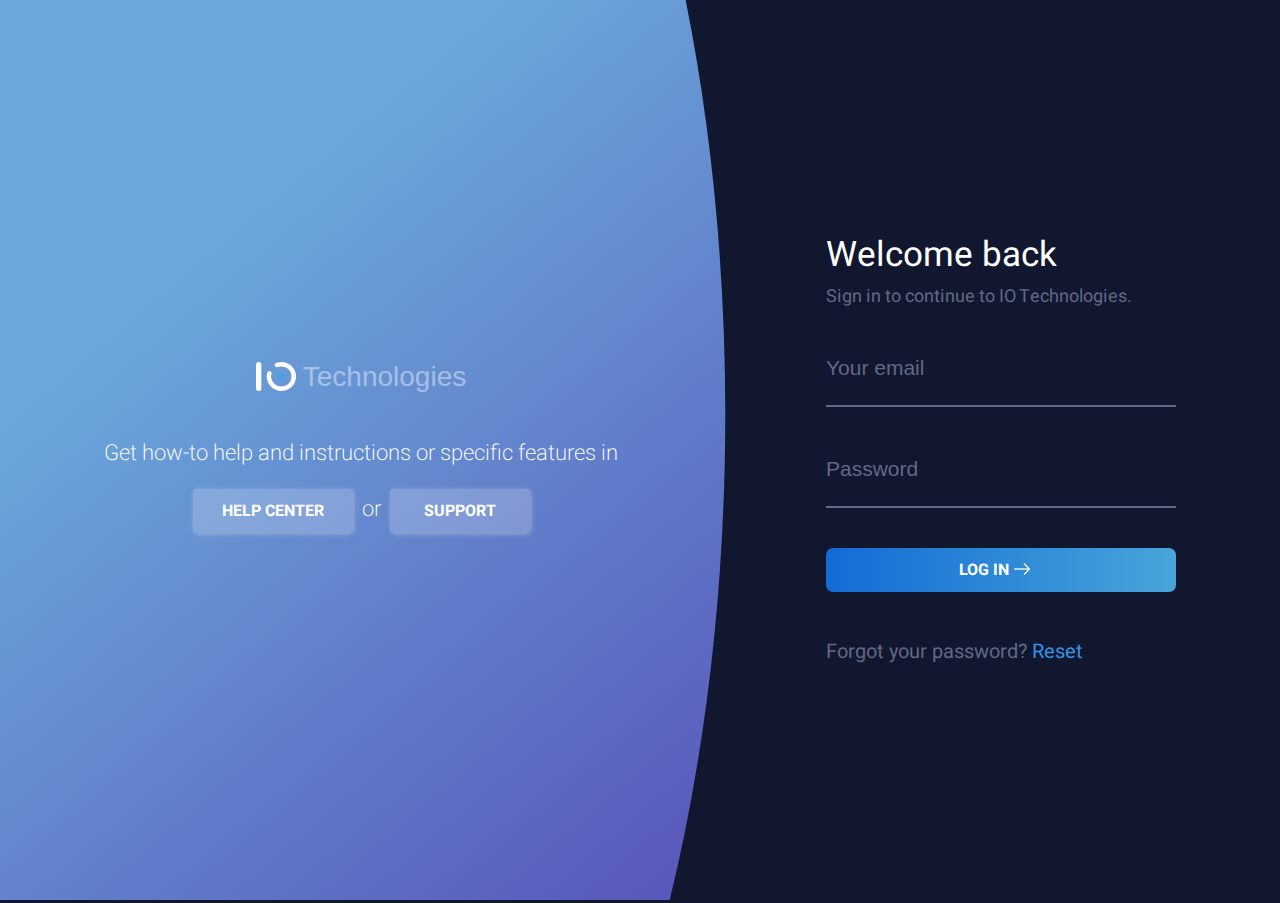
<file: index.html>
<!doctype html PUBLIC "-//W3C//DTD HTML 4.01//EN"
        "http://www.w3.org/TR/html4/strict.dtd">
<html lang="en">
<head>
    <meta charset="UTF-8">
    <meta name="viewport"
          content="width=device-width, user-scalable=no, initial-scale=1.0, maximum-scale=1.0, minimum-scale=1.0">
    <meta http-equiv="X-UA-Compatible" content="ie=edge">
    <title>Sign-In</title>
    <!---------------FONTS----------------->
    <link href="//db.onlinewebfonts.com/c/63105376024a2fbc44ff039a073cb853?family=MuseoSansCyrlW03-300" rel="stylesheet" type="text/css"/>
    <link href="https://fonts.googleapis.com/css?family=Heebo:100,300,400,500,700&display=swap" rel="stylesheet">
    <!---------------STYLES----------------->
    <link rel="stylesheet" href="css/style.css">
</head>
<body>

<div class="page-wrapper">
    <div class="curvy-background">
        <svg xmlns="http://www.w3.org/2000/svg" xmlns:xlink="http://www.w3.org/1999/xlink" version="1.1" preserveAspectRatio="xMidYMid meet" viewBox="0 0 640 640" height = "100vh" width = "90%">
            <defs>
            <path d="M426.15 294.51C426.15 710.24 267.09 1047.77 71.17 1047.77C-124.75 1047.77 -283.82 710.24 -283.82 294.51C-283.82 -121.23 -124.75 -458.76 71.17 -458.76C267.09 -458.76 426.15 -121.23 426.15 294.51Z" id="shape"/>
            <linearGradient id="gradient" x1="0%" y1="0%" x2="40%" y2="100%">
                <stop offset="52%" stop-color="#6BA9DC" />
                <stop offset="100%" stop-color="#574FB7" />
            </linearGradient>
        </defs><g><g><g><use xlink:href="#shape" opacity="1" fill="url(#gradient)" fill-opacity="1"/></g></g></g></svg>
    </div>

    <section class="support">
        <a class="logo" href="index.html">
            <div class="logo-img"></div>
            <span class="logo-text">Technologies</span>
        </a>

        <p class="support-text">Get how-to help and instructions or specific features in</p>
        <div class="support-button-block">
            <button class="support-button helpcenter-btn">Help center</button>
            <span class="split-text">or</span>
            <button class="support-button support-btn">Support</button>
        </div>
    </section>

    <section class="form-section">
        <div class="form-title-block">
            <h1 class="form-title">Welcome back</h1>
            <p class="form-subtitle">Sign in to continue to IO Technologies.</p>
        </div>
        <form method="post" class="signin-form">
            <div class="form-input-wrap">
                <input name="email" id="email" class="form-input email-input" autocomplete="off" placeholder="Your email">
            </div>
            <div class="form-input-wrap">
                <input type="password" name="password" id="password" class="form-input password-input" autocomplete="off" placeholder="Password">
            </div>
            <button type="submit" class="form-button btn-gradient">LOG in<span class="arrow-right"></span></button>
        </form>
        <p class="reset-text">Forgot your password?
            <a href="#" class="reset-link">Reset</a>
        </p>
    </section>
</div>

<script src="js/index.js"></script>
</body>
</html>
</file>
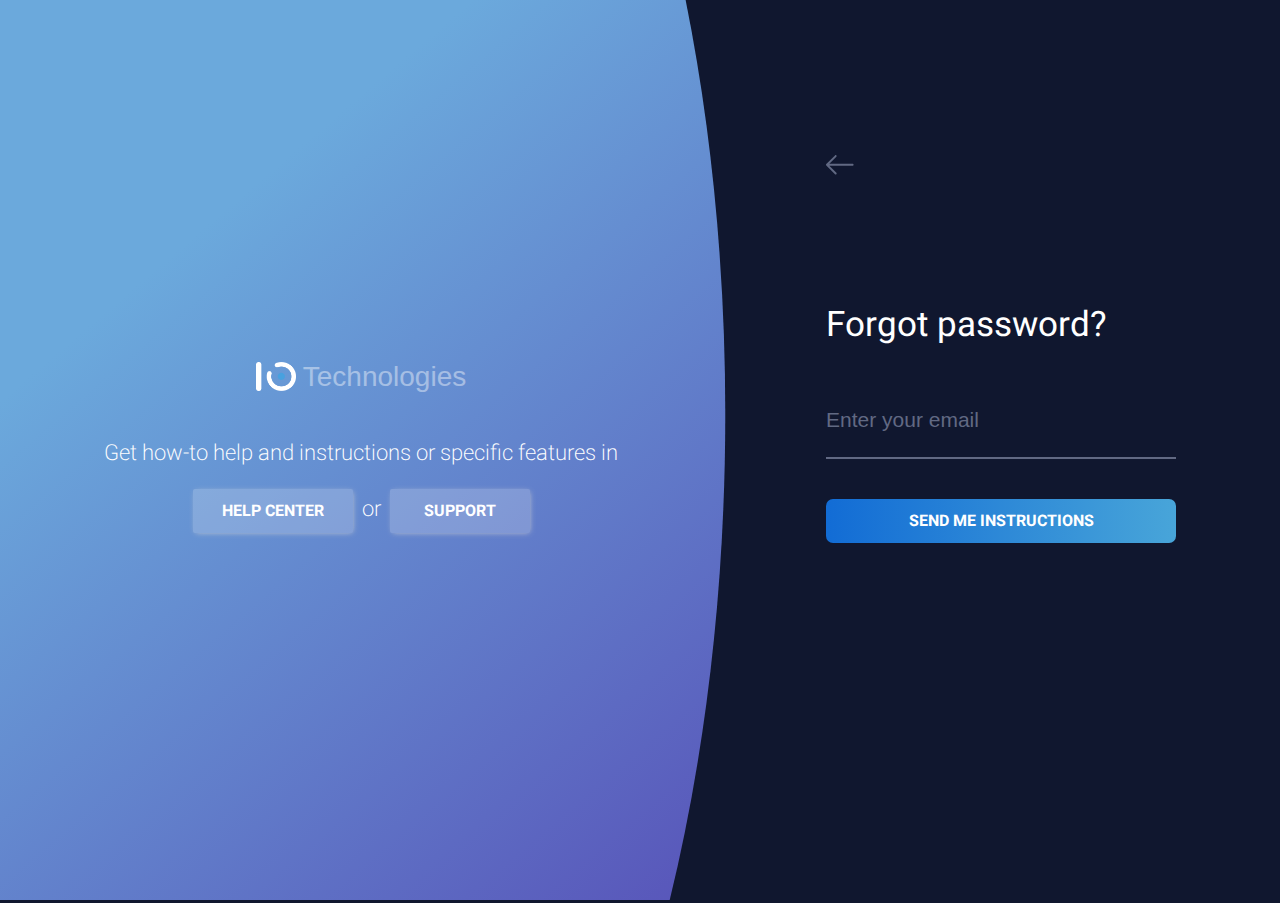
<file: forgot_pass.html>
<!doctype html>
<html lang="en">
<head>
    <meta charset="UTF-8">
    <meta name="viewport"
          content="width=device-width, user-scalable=no, initial-scale=1.0, maximum-scale=1.0, minimum-scale=1.0">
    <meta http-equiv="X-UA-Compatible" content="ie=edge">
    <title>Forgot Password</title>
    <!---------------FONTS----------------->
    <link href="//db.onlinewebfonts.com/c/63105376024a2fbc44ff039a073cb853?family=MuseoSansCyrlW03-300" rel="stylesheet" type="text/css"/>
    <link href="https://fonts.googleapis.com/css?family=Heebo:100,300,400,500,700&display=swap" rel="stylesheet">
    <!---------------STYLES----------------->
    <link rel="stylesheet" href="css/style.css">
</head>
<body>

<div class="page-wrapper">
    <div class="curvy-background">
        <svg xmlns="http://www.w3.org/2000/svg" xmlns:xlink="http://www.w3.org/1999/xlink" version="1.1" preserveAspectRatio="xMidYMid meet" viewBox="0 0 640 640" height = "100vh" width = "90%">
            <defs>
                <path d="M426.15 294.51C426.15 710.24 267.09 1047.77 71.17 1047.77C-124.75 1047.77 -283.82 710.24 -283.82 294.51C-283.82 -121.23 -124.75 -458.76 71.17 -458.76C267.09 -458.76 426.15 -121.23 426.15 294.51Z" id="shape"/>
                <linearGradient id="gradient" x1="0%" y1="0%" x2="40%" y2="100%">
                    <stop offset="52%" stop-color="#6BA9DC" />
                    <stop offset="100%" stop-color="#574FB7" />
                </linearGradient>
            </defs><g><g><g><use xlink:href="#shape" opacity="1" fill="url(#gradient)" fill-opacity="1"/></g></g></g></svg>
    </div>
    <section class="support">
        <a class="logo" href="index.html">
            <div class="logo-img"></div>
            <span class="logo-text">Technologies</span>
        </a>

        <p class="support-text">Get how-to help and instructions or specific features in</p>
        <div class="support-button-block">
            <button class="support-button helpcenter-btn">Help center</button>
            <span class="split-text">or</span>
            <button class="support-button support-btn">Support</button>
        </div>
    </section>

    <section class="form-section">
        <a href="#" class="arrow-left-link">
            <svg version="1.1" class="arrow-left" xmlns="http://www.w3.org/2000/svg" xmlns:xlink="http://www.w3.org/1999/xlink" x="0px" y="0px"
                 viewBox="0 0 400 400" style="enable-background:new 0 0 300 300;" xml:space="preserve">
                <path d="M10.273,5.009c0.444-0.444,1.143-0.444,1.587,0c0.429,0.429,0.429,1.143,0,1.571l-8.047,8.047h26.554
                c0.619,0,1.127,0.492,1.127,1.111c0,0.619-0.508,1.127-1.127,1.127H3.813l8.047,8.032c0.429,0.444,0.429,1.159,0,1.587
                c-0.444,0.444-1.143,0.444-1.587,0l-9.952-9.952c-0.429-0.429-0.429-1.143,0-1.571L10.273,5.009z"/><g></g><g></g><g></g><g></g><g></g><g></g><g></g><g></g><g></g><g></g><g></g><g></g><g></g><g></g><g></g></svg>
        </a>
        <div class="form-title-block">
            <h1 class="form-title">Forgot password?</h1>
        </div>
        <form method="post" class="signin-form">
            <div class="form-input-wrap">
                <input name="email" id="email" class="form-input email-input" autocomplete="off" placeholder="Enter your email">
            </div>
            <button type="submit" class="form-button btn-gradient btn-margin">Send Me Instructions</button>
        </form>
    </section>
</div>

<script src="js/index.js"></script>
</body>
</html>
</file>
<file: css/style.css>
@import "_reset.css";
@import "_general.css";

@import "assets/_signin.css";
@import "assets/_forgot_pass.css";
</file>
